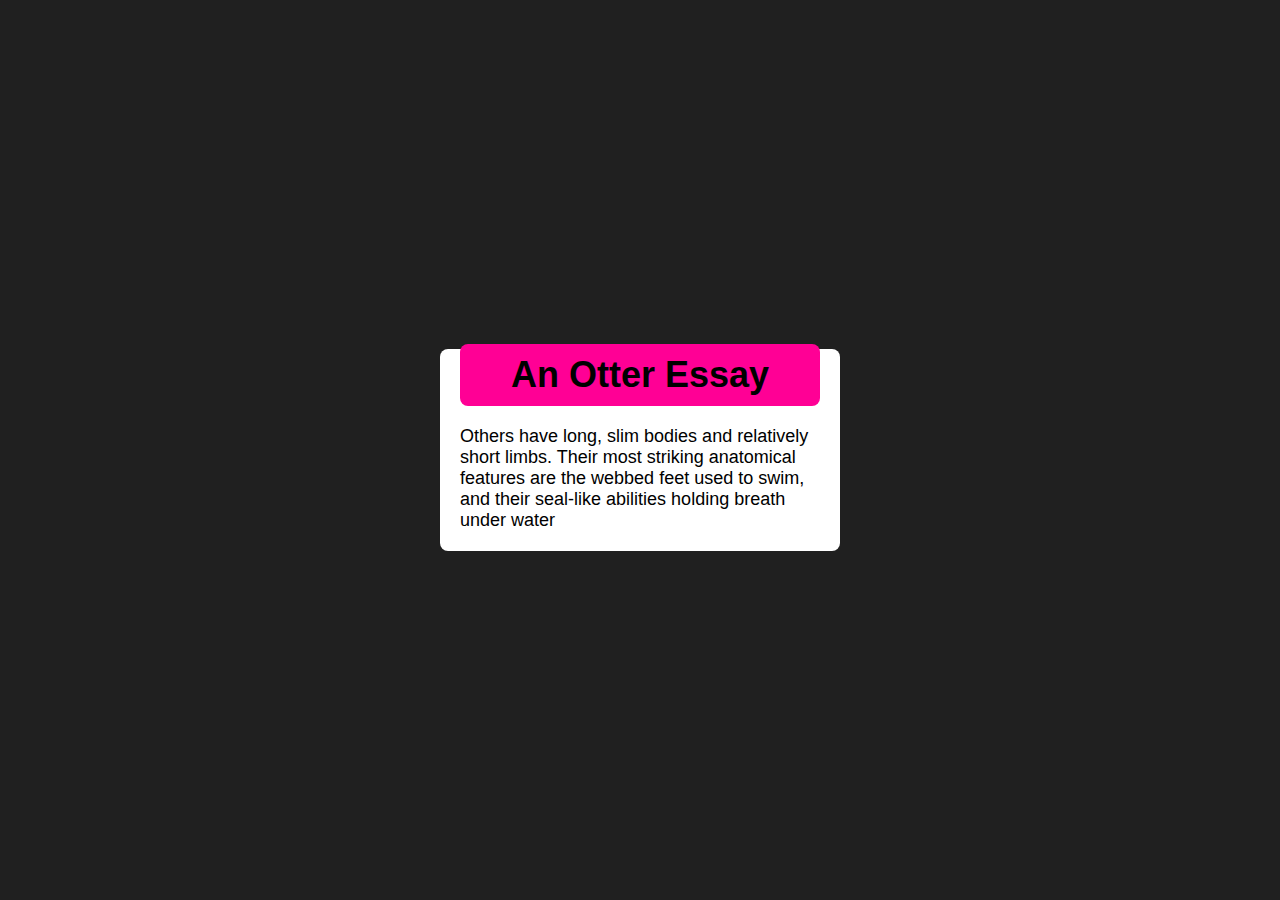
<file: assignment-1/index.html>
<!DOCTYPE html>
<html lang="en">
  <head>
    <meta charset="UTF-8" />
    <meta name="viewport" content="width=device-width, initial-scale=1.0" />
    <title>Assignment 1</title>
    <link rel="stylesheet" href="style.css" />
  </head>
  <body>
    <div class="container">
      <div class="container-heading">
        <h1>An Otter Essay</h1>
      </div>

      <div class="container-para">
        <p>
          Others have long, slim bodies and relatively short limbs. Their most
          striking anatomical features are the webbed feet used to swim, and
          their seal-like abilities holding breath under water
        </p>
      </div>
    </div>
  </body>
</html>
</file>
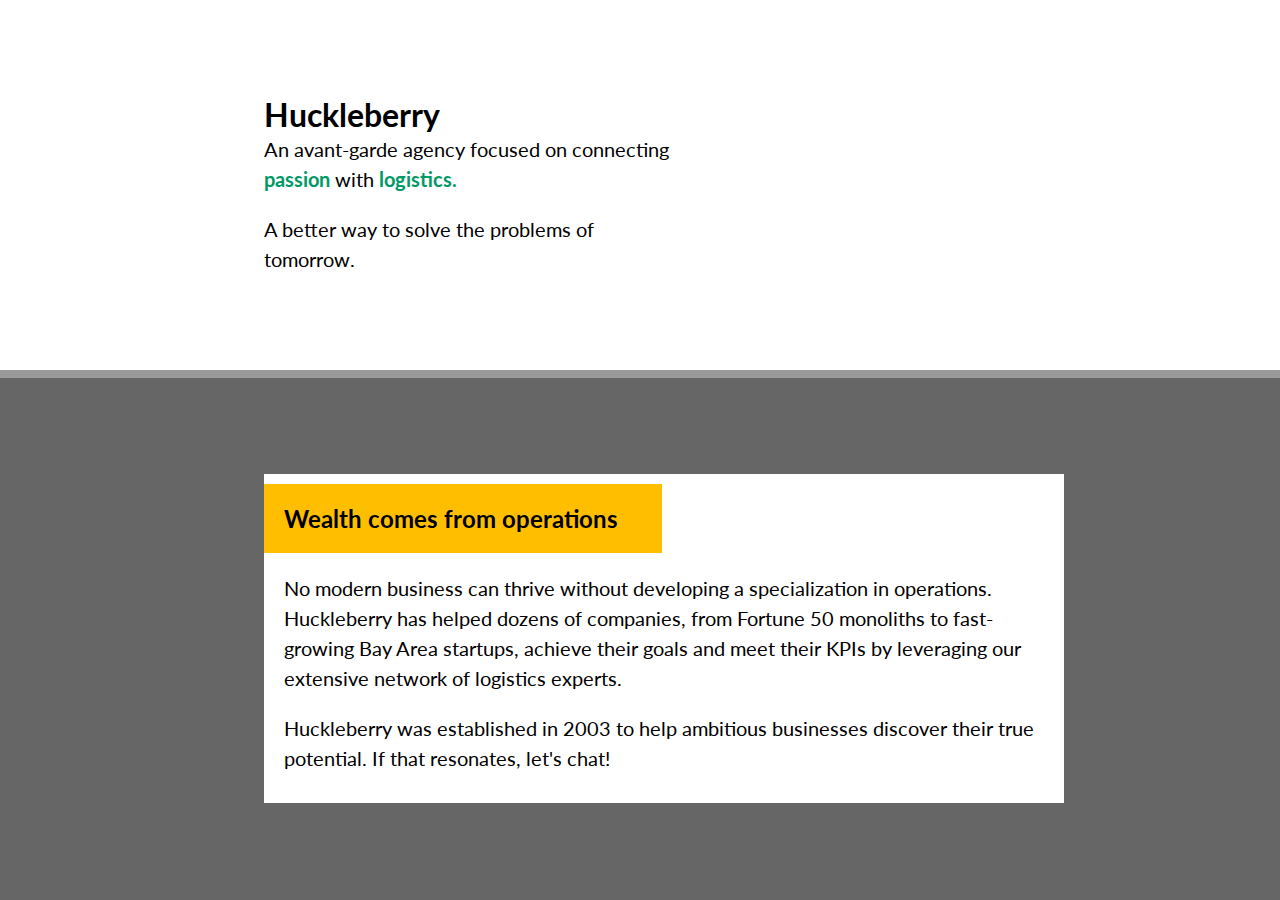
<file: assignment-2/index.html>
<!DOCTYPE html>
<html lang="en">
  <head>
    <meta charset="UTF-8" />
    <meta name="viewport" content="width=device-width, initial-scale=1.0" />
    <title>Assignment 2</title>
    <link rel="stylesheet" href="style.css" />
  </head>
  <body>
    <div class="container">
      <h1>Huckleberry</h1>
      <p>
        An avant-garde agency focused on connecting <span>passion</span> with
        <span>logistics.</span>
      </p>
      <p>A better way to solve the problems of tomorrow.</p>
    </div>

    <div class="operations">
      <div class="operations-container">
        <div class="heading">
          <h2>Wealth comes from operations</h2>
        </div>
        <div class="para">
          <p>
            No modern business can thrive without developing a specialization in
            operations. Huckleberry has helped dozens of companies, from Fortune
            50 monoliths to fast-growing Bay Area startups, achieve their goals
            and meet their KPIs by leveraging our extensive network of logistics
            experts.
          </p>
          <p>
            Huckleberry was established in 2003 to help ambitious businesses
            discover their true potential. If that resonates, let's chat!
          </p>
        </div>
      </div>
    </div>
  </body>
</html>
</file>
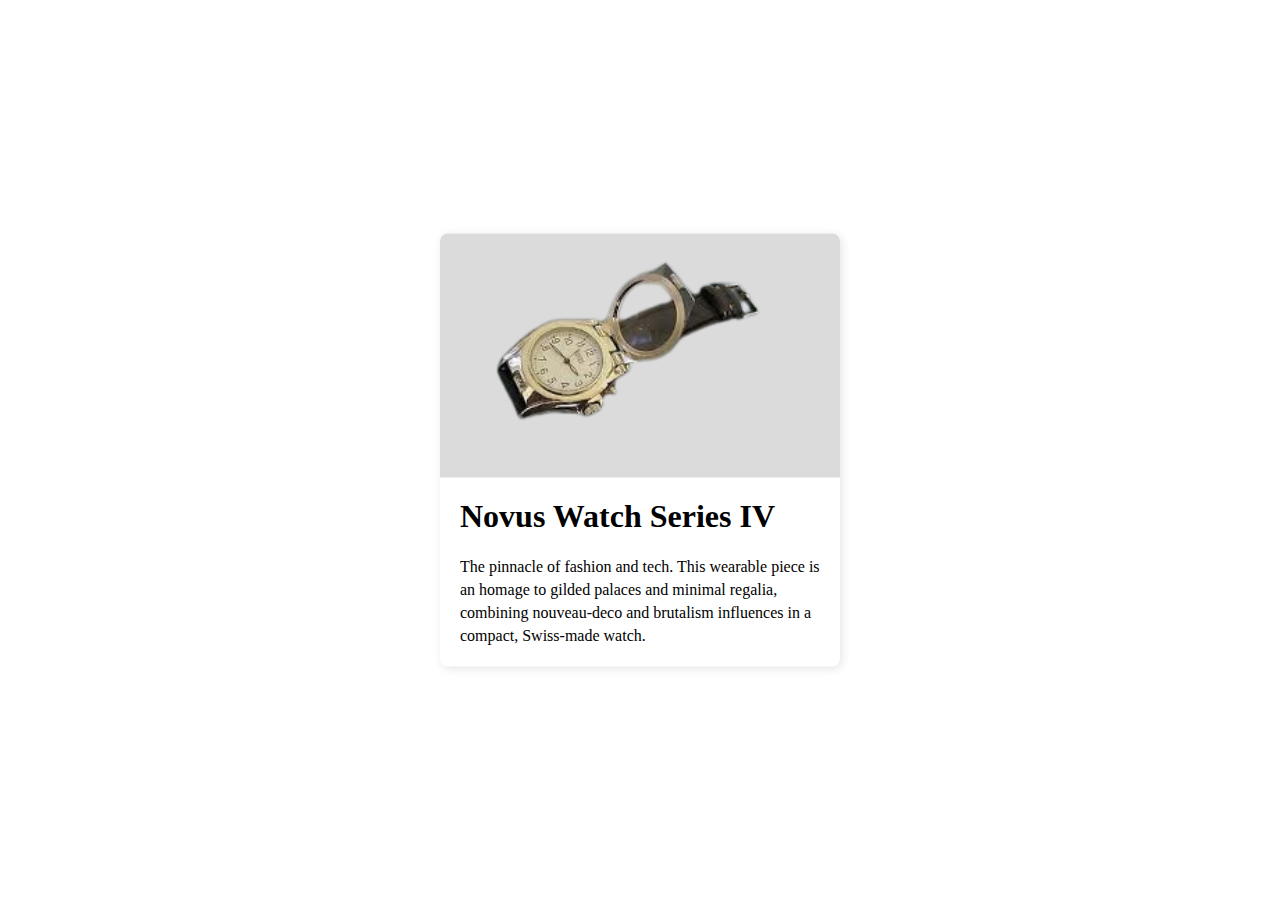
<file: assignment-3/index.html>
<!DOCTYPE html>
<html lang="en">
  <head>
    <meta charset="UTF-8" />
    <meta name="viewport" content="width=device-width, initial-scale=1.0" />
    <title>Assignment 3</title>
    <link rel="stylesheet" href="style.css" />
  </head>
  <body>
    <div class="container">
      <div class="image-container">
        <img src="./watch.png" alt="" />
      </div>
      <div class="">
        <h1>Novus Watch <span>Series IV</span></h1>
        <p>
          The pinnacle of fashion and tech. This wearable piece is an homage to
          gilded palaces and minimal regalia, combining nouveau-deco and
          brutalism influences in a compact, Swiss-made watch.
        </p>
      </div>
    </div>
  </body>
</html>
</file>
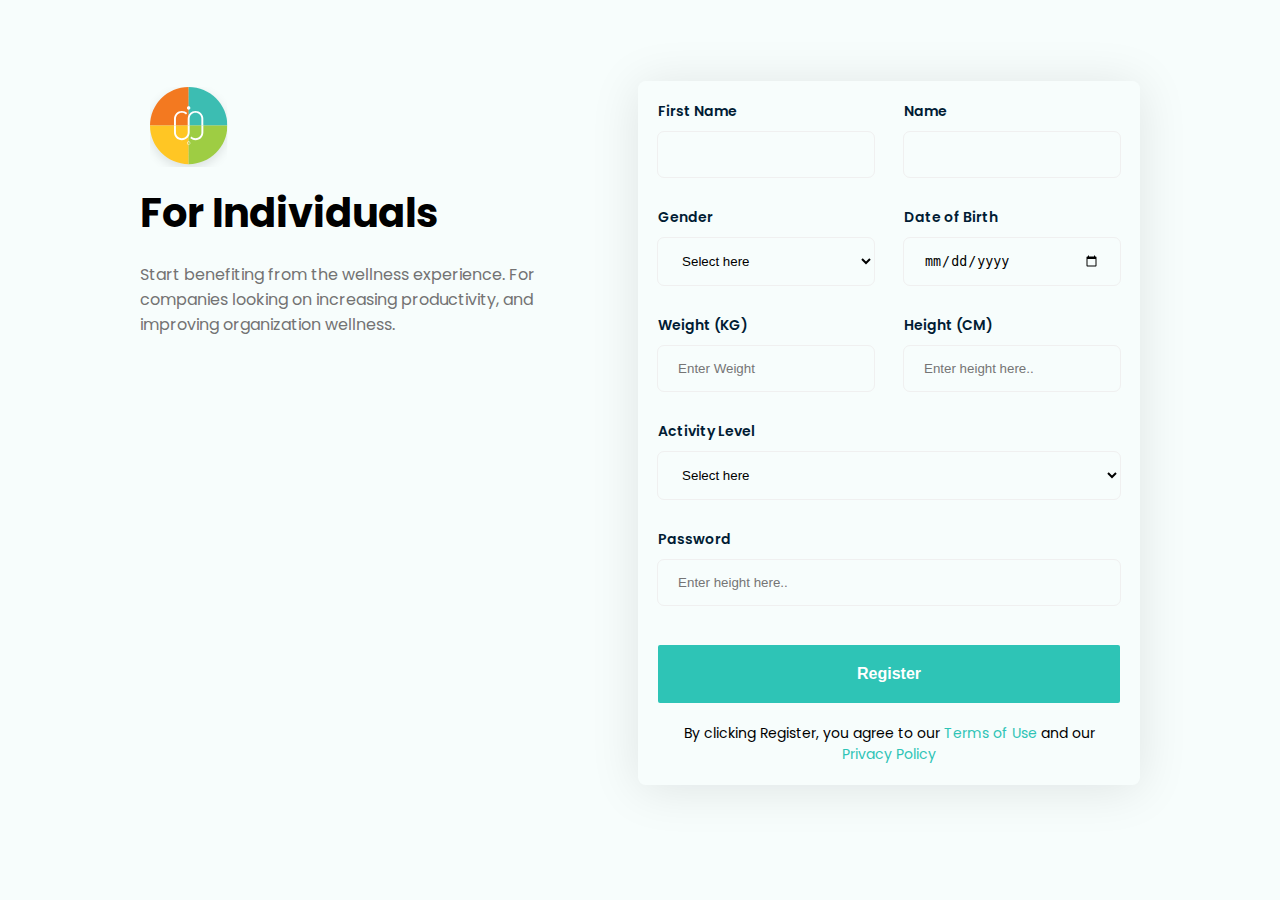
<file: assignment-4/index.html>
<!DOCTYPE html>
<html lang="en">
  <head>
    <meta charset="UTF-8" />
    <meta name="viewport" content="width=device-width, initial-scale=1.0" />
    <title>Assignment 4</title>
    <link rel="stylesheet" href="style.css" />
  </head>
  <body>
    <div class="container">
      <div class="container-left">
        <img src="./logo.svg" alt="" />
        <div class="">
          <h1>For Individuals</h1>
          <p>
            Start benefiting from the wellness experience. For companies looking
            on increasing productivity, and improving organization wellness.
          </p>
          <p class="hidden">
            Inspiring wholesome harmony for the mind, body and spirit, for
            everyone, everywhere.
          </p>
        </div>
      </div>
      <div class="container-right">
        <form class="form-container">
          <div class="row flex">
            <div class="input-container">
              <label for="first-name">First Name</label>
              <input type="text" id="first-name" name="first-name" />
            </div>
            <div class="input-container">
              <label for="last-name"> Name</label>
              <input type="text" id="last-name" name="last-name" />
            </div>
          </div>

          <div class="row">
            <div class="input-container">
              <label for="first-name">Gender</label>
              <select type="text" id="first-name" name="first-name">
                <option value="">Select here</option>
                <option value="Male">Male</option>
                <option value="Female">Female</option>
              </select>
            </div>
            <div class="input-container">
              <label for="dob">Date of Birth</label>
              <input type="date" id="dob" name="dob" />
            </div>
          </div>

          <div class="row flex">
            <div class="input-container">
              <label for="weight">Weight (KG)</label>
              <input
                type="number"
                id="weight"
                name="weight"
                placeholder="Enter Weight"
              />
            </div>
            <div class="input-container">
              <label for="weight">Height (CM)</label>
              <input
                type="number"
                id="weight"
                name="weight"
                placeholder="Enter height here.."
              />
            </div>
          </div>

          <div class="row">
            <div class="input-container">
              <label for="first-name">Activity Level</label>
              <select type="text" id="first-name" name="first-name">
                <option value="">Select here</option>
                <option value="Male">Beginner</option>
                <option value="Female">Intermediate</option>
                <option value="Female">Expert</option>
              </select>
            </div>
          </div>

          <div class="row">
            <div class="input-container">
              <label for="first-name">Password</label>
              <input
                type="password"
                id="weight"
                name="weight"
                placeholder="Enter height here.."
              />
            </div>
          </div>

          <button type="submit" class="cta">Register</button>
          <p class="form-footer">
            By clicking Register, you agree to our <span>Terms of Use</span> and
            our <span>Privacy Policy</span>
          </p>
        </form>

        <p class="form-footer-out hidden">
          By clicking Register, you agree to our <span>Terms of Use</span> and
          our <span>Privacy Policy</span>
        </p>
      </div>
    </div>
  </body>
</html>
</file>
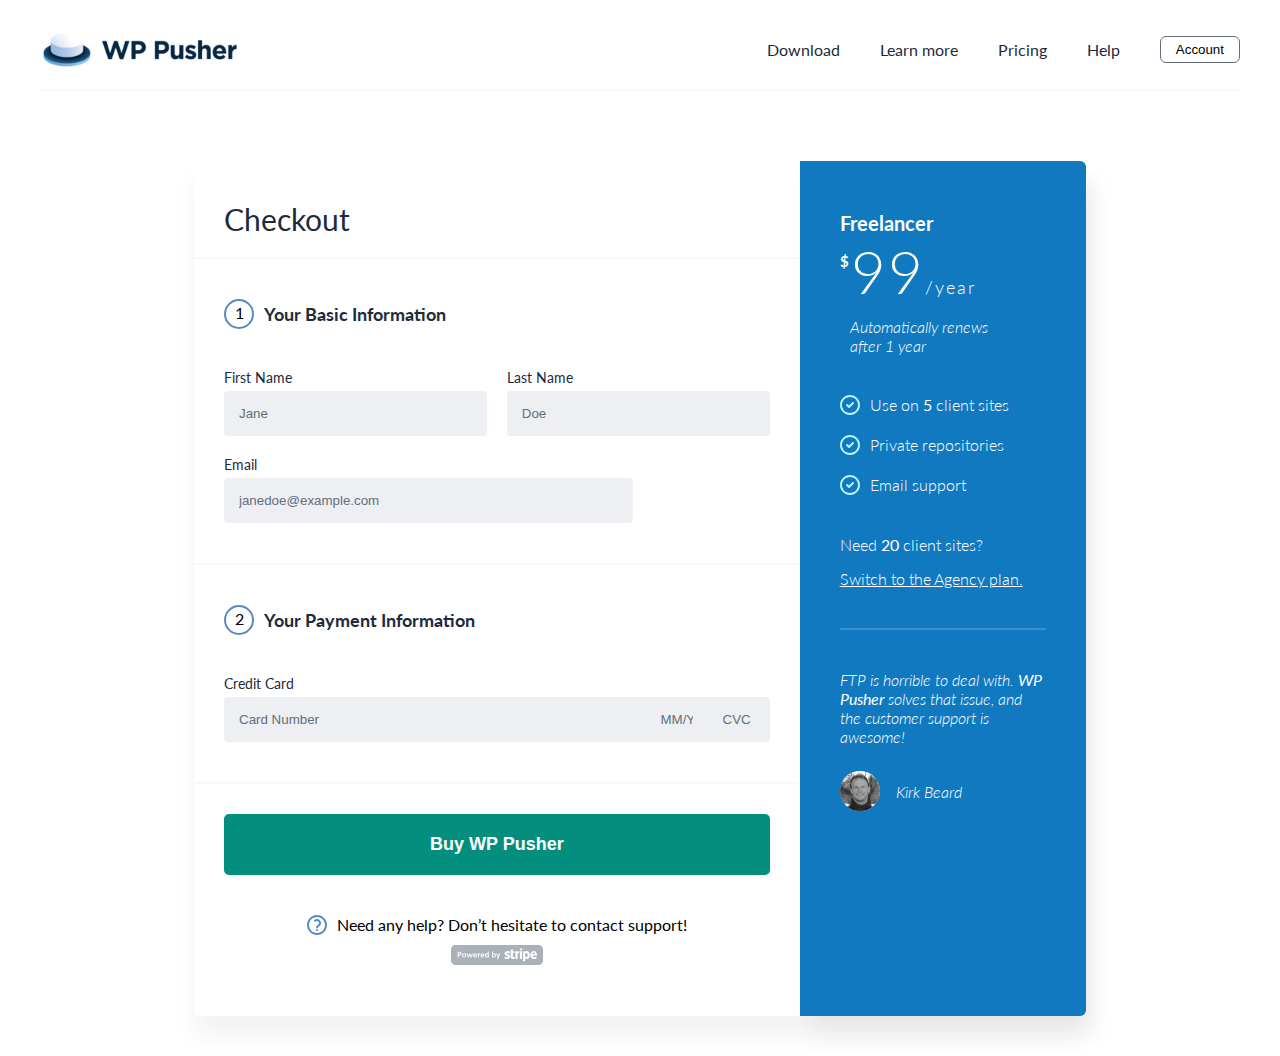
<file: assignment-5/index.html>
<!DOCTYPE html>
<html lang="en">
  <head>
    <meta charset="UTF-8" />
    <meta name="viewport" content="width=device-width, initial-scale=1.0" />
    <title>Assignment 5</title>
    <link rel="stylesheet" href="style.css" />
  </head>
  <body>
    <nav>
      <div class="nav-container">
        <img src="logo.svg" alt="" />
        <div class="nav-links">
          <a href="#">Download</a>
          <a href="#">Learn more</a>
          <a href="#">Pricing</a>
          <a href="#">Help</a>
          <button>Account</button>
        </div>
      </div>
      <hr />
    </nav>

    <div class="container">
      <div class="card-left">
        <div class="checkout">
          <h1>Checkout</h1>
        </div>
        <hr />

        <div class="information">
          <div class="information-heading">
            <div>
              <p>1</p>
            </div>
            <p class="information-heading__heading">Your Basic Information</p>
          </div>
        </div>

        <form action="" class="form-container">
          <div class="row">
            <div class="">
              <label for="first-name">First Name</label>
              <input
                type="text"
                placeholder="Jane"
                id="first-name"
                name="first-name"
              />
            </div>

            <div class="">
              <label for="last-name">Last Name</label>
              <input
                type="text"
                placeholder="Doe"
                id="last-name"
                name="first-name"
              />
            </div>
          </div>

          <div class="row">
            <div class="row--short">
              <label for="email">Email</label>
              <input
                type="text"
                placeholder="janedoe@example.com"
                id="email"
                name="first-name"
              />
            </div>
          </div>
        </form>
        <hr />

        <div class="information">
          <div class="information-heading">
            <div>
              <p>2</p>
            </div>
            <p class="information-heading__heading">Your Payment Information</p>
          </div>
        </div>

        <form action="" class="form-container">
          <div class="row">
            <div class="">
              <label for="first-name">Credit Card</label>
              <div class="row--flex">
                <input
                  type="text"
                  placeholder="Card Number"
                  id="first-name"
                  name="first-name"
                />
                <div class="row--flex__inner">
                  <input
                    type="text"
                    placeholder="MM/YY"
                    id="first-name"
                    name="first-name"
                  />
                  <input
                    type="text"
                    placeholder="CVC"
                    id="first-name"
                    name="first-name"
                  />
                </div>
              </div>
            </div>
          </div>
        </form>
        <hr />
        <div class="cta">
          <button>Buy WP Pusher</button>

          <div class="cta-footer">
            <div class="cta-text">
              <img src="question.svg" alt="" />
              <p>Need any help? Don’t hesitate to contact support!</p>
            </div>

            <div class="stripe">
              <img src="stripe.svg" alt="" />
            </div>
          </div>
        </div>
      </div>
      <div class="card-right">
        <p class="card-right__heading">Freelancer</p>
        <p class="card-right__price">
          <span><sup>$</sup></span
          >99<span>/year</span>
        </p>
        <p class="card-right__renewal">
          Automatically renews <br />after 1 year
        </p>

        <div class="list">
          <div class="">
            <img src="check.svg" alt="" />
            <p>Use on <b>5</b> client sites</p>
          </div>
          <div class="">
            <img src="check.svg" alt="" />
            <p>Private repositories</p>
          </div>
          <div class="">
            <img src="check.svg" alt="" />
            <p>Email support</p>
          </div>
        </div>

        <div class="support">
          <p>Need <strong>20</strong> client sites?</p>
          <a href="">Switch to the Agency plan.</a>
        </div>
        <hr />

        <div class="quotes">
          <p>
            FTP is horrible to deal with. <strong>WP Pusher</strong> solves that
            issue, and the customer support is awesome!
          </p>
          <div class="">
            <img src="kirk.svg" alt="" />
            <p>Kirk Beard</p>
          </div>
        </div>
      </div>
    </div>
  </body>
</html>
</file>
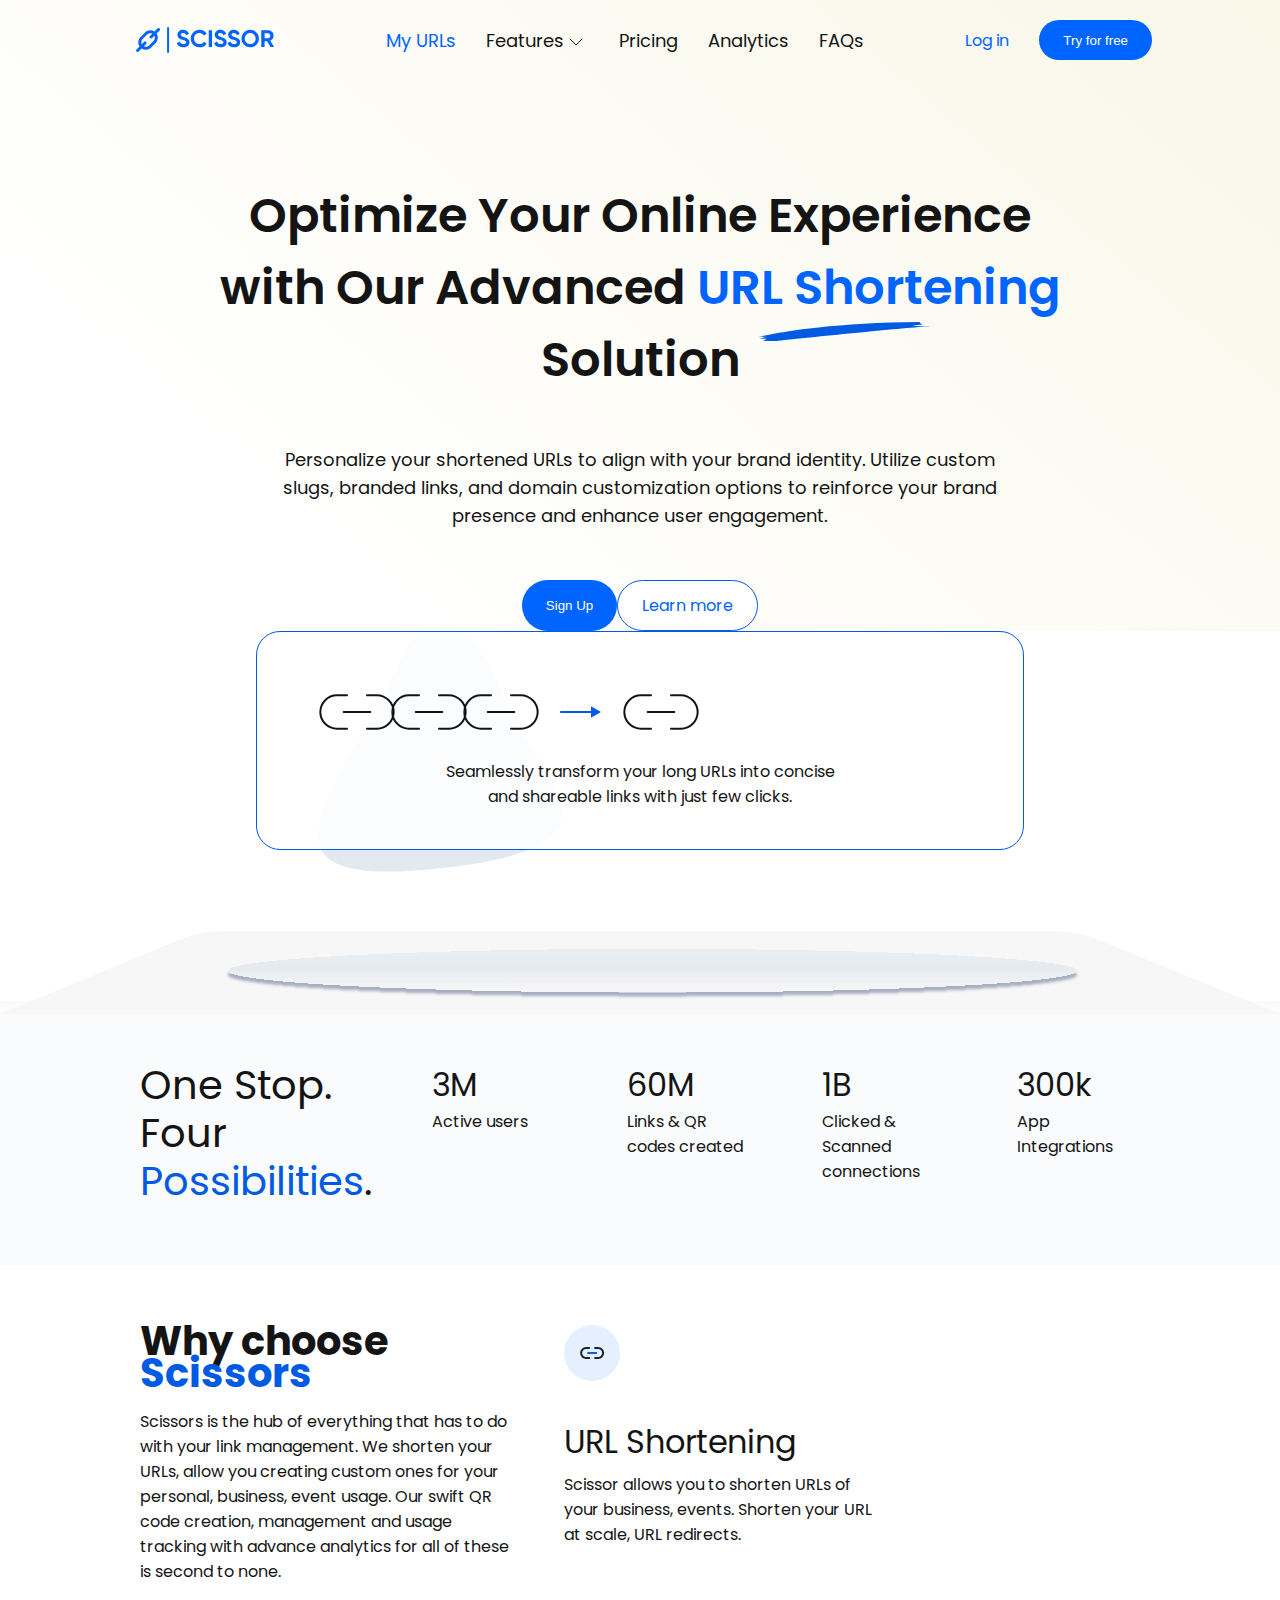
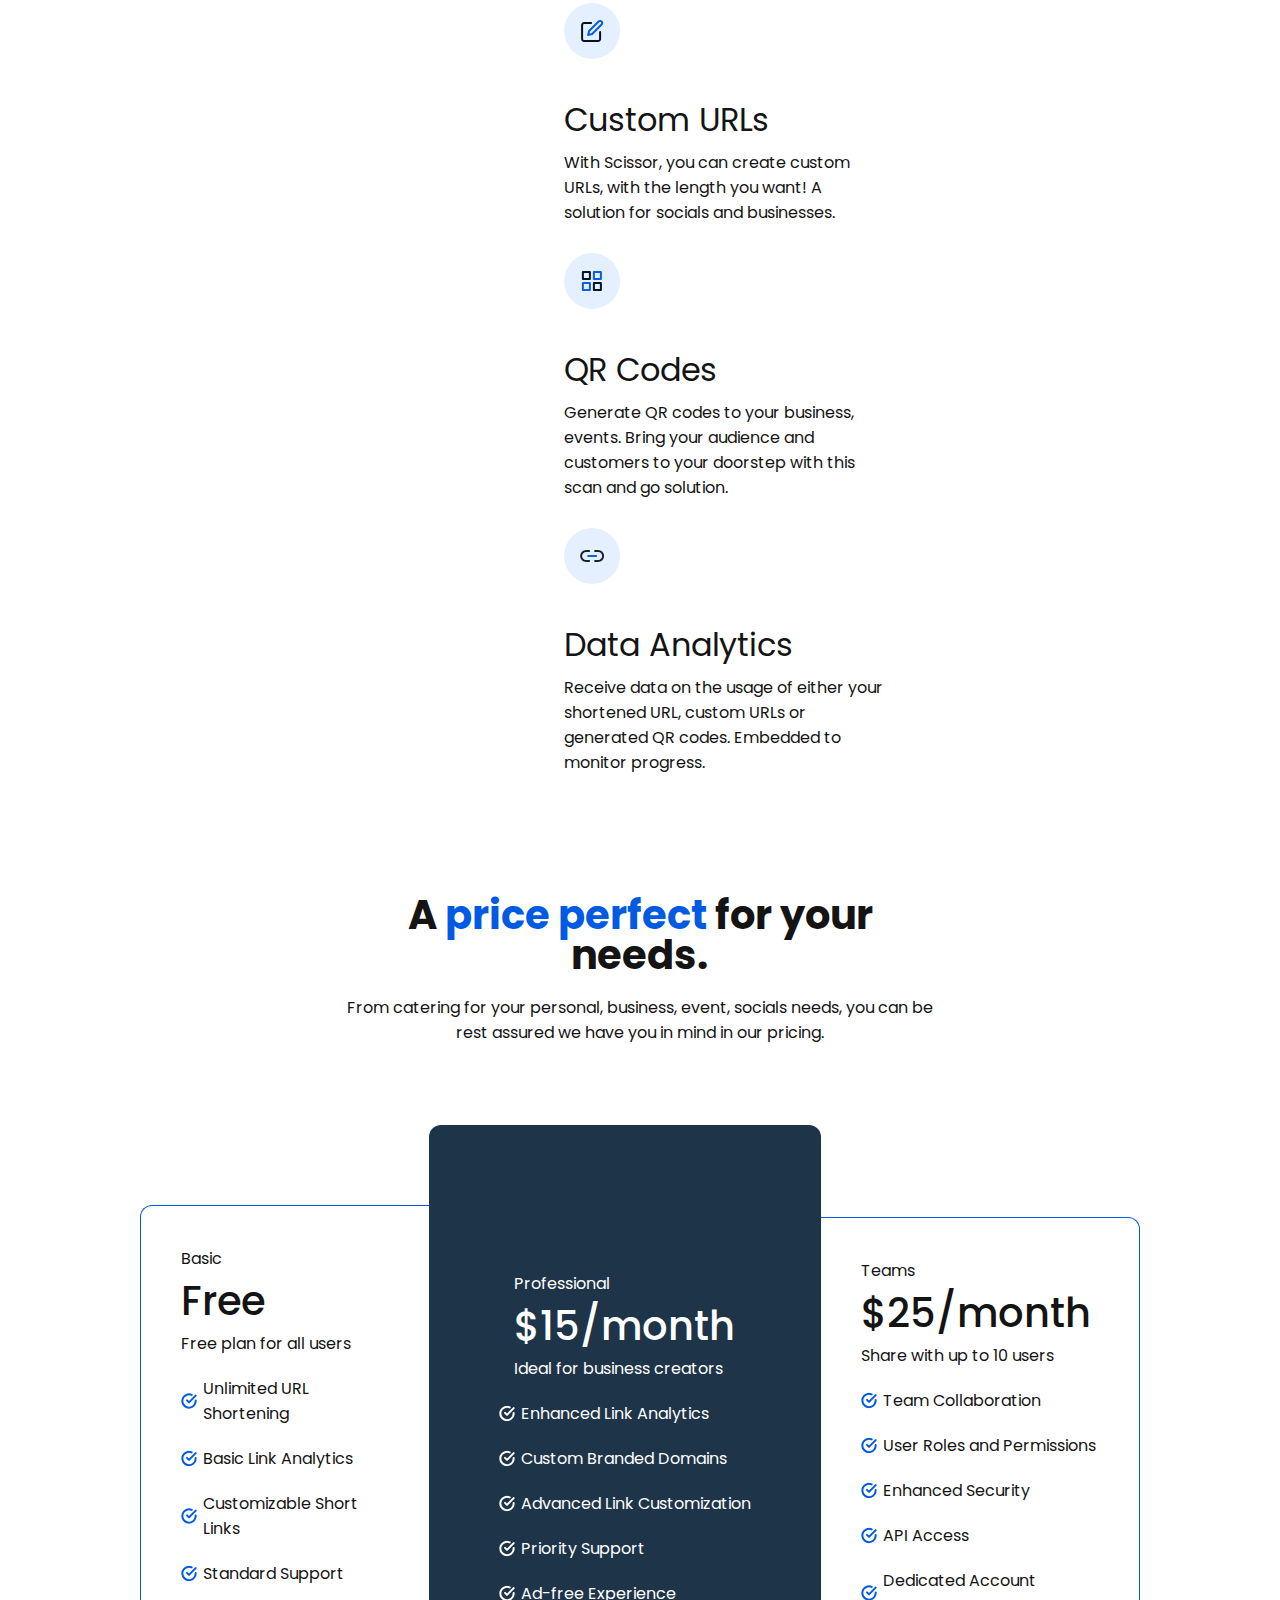
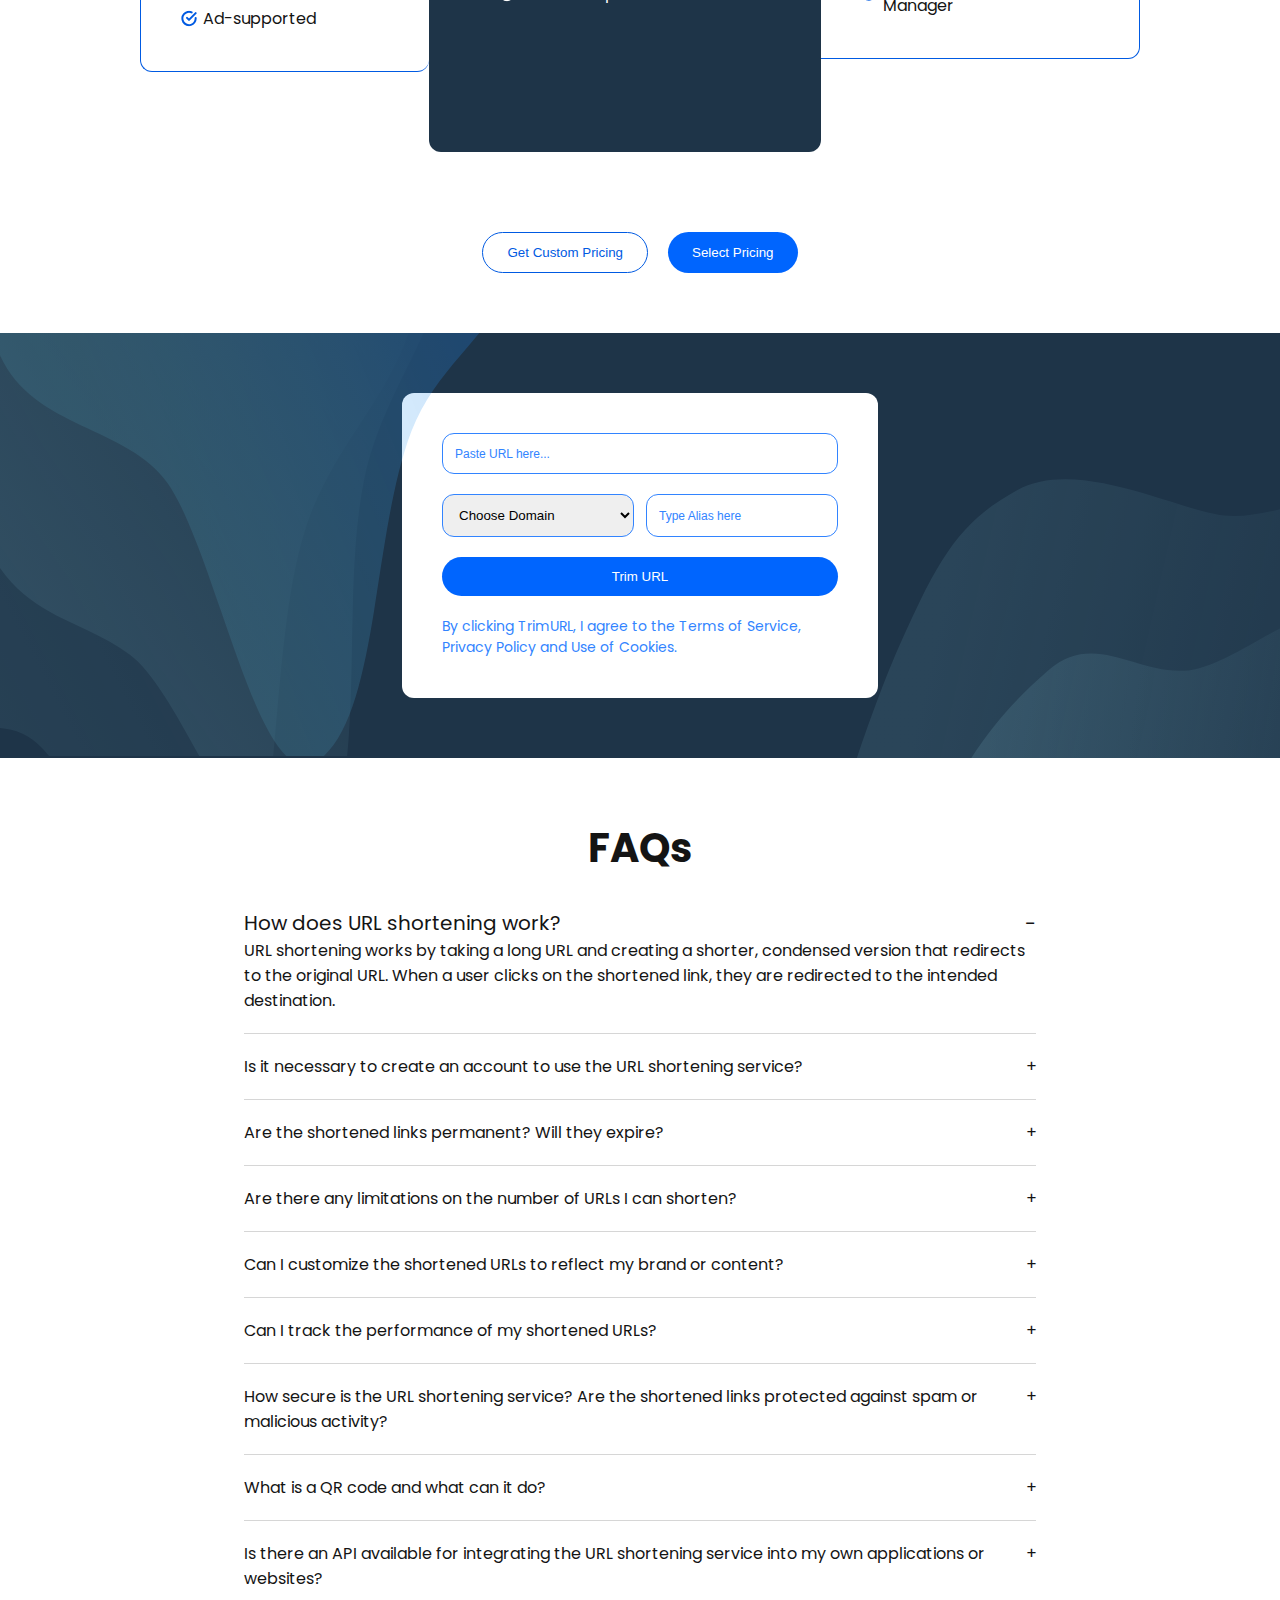
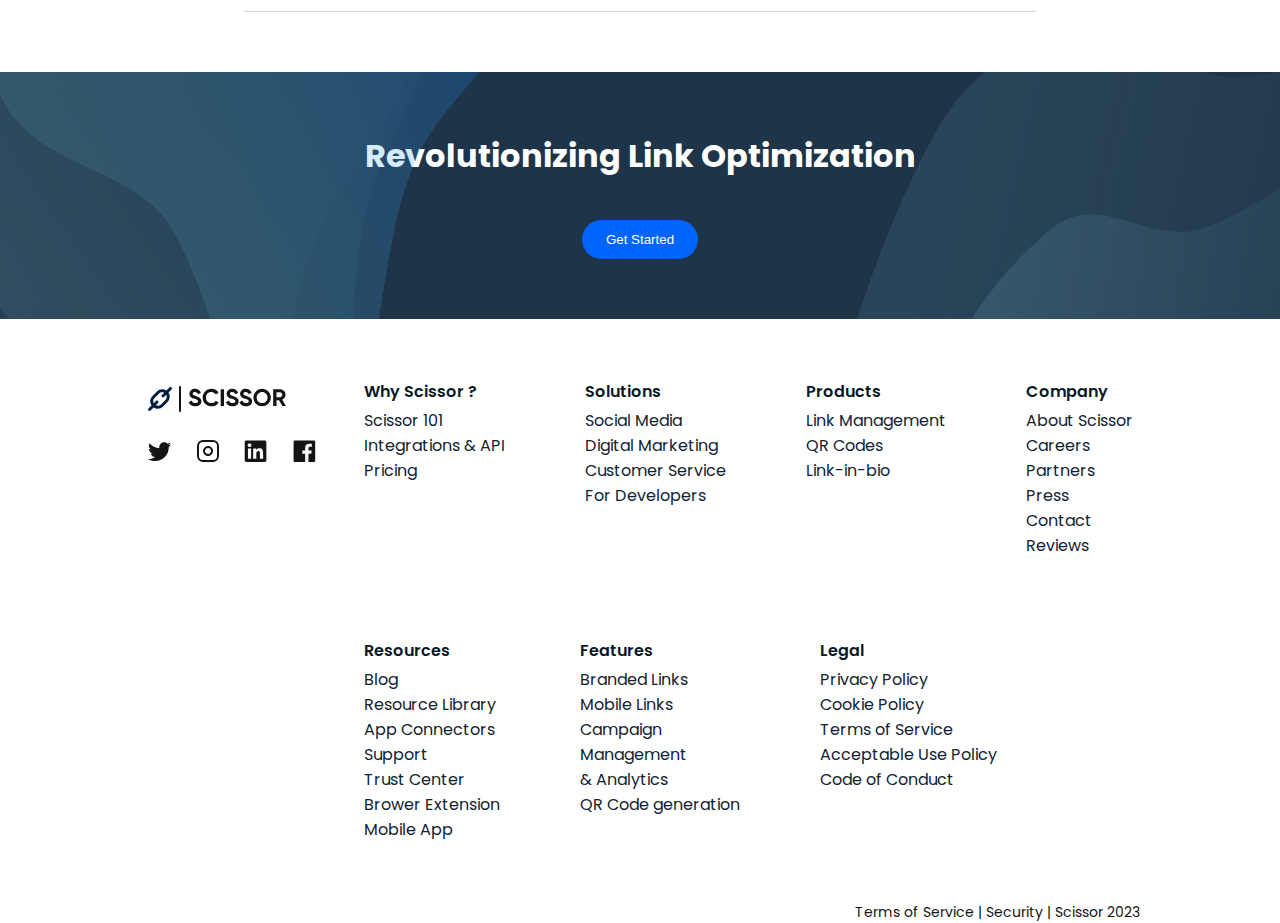
<file: assignment-6/index.html>
<!DOCTYPE html>
<html lang="en">
  <head>
    <meta charset="UTF-8" />
    <meta name="viewport" content="width=device-width, initial-scale=1.0" />
    <title>Assignment-6</title>
    <link rel="stylesheet" href="style.css" />
  </head>
  <body>
    <header class="header">
      <nav>
        <img src="./images/logo.svg" alt="" />
        <div class="link-container">
          <a href="#" class="active">My URLs</a>
          <div class="">
            <a href="#">Features</a>
            <img src="./images/chevron-down.svg" alt="" />
          </div>
          <a href="#">Pricing</a>
          <a href="#">Analytics</a>
          <a href="#">FAQs</a>
        </div>
        <div class="nav-cta">
          <a href="#">Log in</a>
          <button class="btn btn--primary">Try for free</button>
        </div>
      </nav>

      <div class="section-header">
        <h1>
          Optimize Your Online Experience with Our Advanced
          <span> URL Shortening </span>
          Solution
        </h1>

        <p>
          Personalize your shortened URLs to align with your brand identity.
          Utilize custom slugs, branded links, and domain customization options
          to reinforce your brand presence and enhance user engagement.
        </p>
      </div>

      <div class="section-cta">
        <button class="btn btn--primary">Sign Up</button>
        <a href="#" class="btn btn--secondary">Learn more</a>
      </div>
    </header>

    <section class="section-link">
      <div>
        <img src="./images/link-illus.svg" alt="" />
        <p>
          Seamlessly transform your long URLs into concise and shareable links
          with just few clicks.
        </p>
        <img src="./images/triangle.svg" alt="" />
      </div>
    </section>

    <section class="divider">
      <img src="./images/section-divider.svg" class="object-cover" alt="" />
    </section>

    <div class="section-possibilities">
      <p class="section-possibilities__heading">
        One Stop.<br />Four <span>Possibilities</span>.
      </p>

      <div class="section-poss-cont">
        <div class="section-metrics">
          <p>3M</p>
          <p>Active users</p>
        </div>
        <div class="section-metrics">
          <p>60M</p>
          <p>Links & QR codes created</p>
        </div>
        <div class="section-metrics">
          <p>1B</p>
          <p>Clicked & Scanned connections</p>
        </div>
        <div class="section-metrics">
          <p>300k</p>
          <p>App Integrations</p>
        </div>
      </div>
    </div>

    <section class="why">
      <div class="why-left">
        <div>
          <h1 class="why-left__heading">Why choose <span>Scissors</span></h1>
          <p>
            Scissors is the hub of everything that has to do with your link
            management. We shorten your URLs, allow you creating custom ones for
            your personal, business, event usage. Our swift QR code creation,
            management and usage tracking with advance analytics for all of
            these is second to none.
          </p>
        </div>
      </div>
      <div class="why-right">
        <div class="why-container">
          <img src="./images/link.svg" alt="" />
          <p class="why-container__heading">URL Shortening</p>
          <p>
            Scissor allows you to shorten URLs of your business, events. Shorten
            your URL at scale, URL redirects.
          </p>
        </div>

        <div class="why-container">
          <img src="./images/url.svg" alt="" />
          <p class="why-container__heading">Custom URLs</p>
          <p>
            With Scissor, you can create custom URLs, with the length you want!
            A solution for socials and businesses.
          </p>
        </div>

        <div class="why-container">
          <img src="./images/qr.svg" alt="" />
          <p class="why-container__heading">QR Codes</p>
          <p>
            Generate QR codes to your business, events. Bring your audience and
            customers to your doorstep with this scan and go solution.
          </p>
        </div>

        <div class="why-container">
          <img src="./images/link.svg" alt="" />
          <p class="why-container__heading">Data Analytics</p>
          <p>
            Receive data on the usage of either your shortened URL, custom URLs
            or generated QR codes. Embedded to monitor progress.
          </p>
        </div>
      </div>
    </section>

    <section class="section-price">
      <div class="section-price-heading">
        <h1 class="section-price__heading">
          A <span>price perfect</span> for your needs.
        </h1>
        <p>
          From catering for your personal, business, event, socials needs, you
          can be rest assured we have you in mind in our pricing.
        </p>
      </div>

      <div class="pricing-card-container">
        <div class="pricing-card--first">
          <div class="pricing-card__header">
            <p class="pricing-card__heading">Basic</p>
            <p class="pricing-card__price">Free</p>
            <p class="pricing-card__description">Free plan for all users</p>
          </div>

          <div class="pricing-features">
            <div class="">
              <img src="./images/check-circle.svg" alt="" />
              <p>Unlimited URL Shortening</p>
            </div>
            <div class="">
              <img src="./images/check-circle.svg" alt="" />
              <p>Basic Link Analytics</p>
            </div>
            <div class="">
              <img src="./images/check-circle.svg" alt="" />
              <p>Customizable Short Links</p>
            </div>
            <div class="">
              <img src="./images/check-circle.svg" alt="" />
              <p>Standard Support</p>
            </div>
            <div class="">
              <img src="./images/check-circle.svg" alt="" />
              <p>Ad-supported</p>
            </div>
          </div>
        </div>
        <div class="pricing-card--middle">
          <div class="pricing-card__header">
            <p class="pricing-card__heading">Professional</p>
            <p class="pricing-card__price">$15/month</p>
            <p class="pricing-card__description">Ideal for business creators</p>
          </div>

          <div class="pricing-features">
            <div class="">
              <img src="./images/check-circle-1.svg" alt="" />
              <p>Enhanced Link Analytics</p>
            </div>
            <div class="">
              <img src="./images/check-circle-1.svg" alt="" />
              <p>Custom Branded Domains</p>
            </div>
            <div class="">
              <img src="./images/check-circle-1.svg" alt="" />
              <p>Advanced Link Customization</p>
            </div>
            <div class="">
              <img src="./images/check-circle-1.svg" alt="" />
              <p>Priority Support</p>
            </div>
            <div class="">
              <img src="./images/check-circle-1.svg" alt="" />
              <p>Ad-free Experience</p>
            </div>
          </div>
        </div>
        <div class="pricing-card--third">
          <div class="pricing-card__header">
            <p class="pricing-card__heading">Teams</p>
            <p class="pricing-card__price">$25/month</p>
            <p class="pricing-card__description">Share with up to 10 users</p>
          </div>

          <div class="pricing-features">
            <div class="">
              <img src="./images/check-circle.svg" alt="" />
              <p>Team Collaboration</p>
            </div>
            <div class="">
              <img src="./images/check-circle.svg" alt="" />
              <p>User Roles and Permissions</p>
            </div>
            <div class="">
              <img src="./images/check-circle.svg" alt="" />
              <p>Enhanced Security</p>
            </div>
            <div class="">
              <img src="./images/check-circle.svg" alt="" />
              <p>API Access</p>
            </div>
            <div class="">
              <img src="./images/check-circle.svg" alt="" />
              <p>Dedicated Account Manager</p>
            </div>
          </div>
        </div>
      </div>

      <div class="section-price-cta">
        <button class="btn btn--secondary">Get Custom Pricing</button>

        <button class="btn btn--primary">Select Pricing</button>
      </div>
    </section>

    <section class="section-try">
      <img src="./images/rty-1.svg" alt="" />
      <img src="./images/try-2.svg" alt="" />

      <div class="section-try-container">
        <div class="input-container">
          <input type="text" placeholder="Paste URL here..." />
        </div>

        <div class="input-container">
          <select type="text" placeholder="Paste URL here...">
            <option value="">Choose Domain</option>
          </select>
          <input type="text" placeholder="Type Alias here" />
        </div>

        <div>
          <button class="btn btn--primary">Trim URL</button>
        </div>

        <p>
          By clicking TrimURL, I agree to the Terms of Service, Privacy Policy
          and Use of Cookies.
        </p>
      </div>
    </section>

    <section class="section-faq">
      <h1 class="section-faq__heading">FAQs</h1>

      <div class="faq-container">
        <div class="first-faq">
          <div class="">
            <p>How does URL shortening work?</p>
            <p>-</p>
          </div>
          <p>
            URL shortening works by taking a long URL and creating a shorter,
            condensed version that redirects to the original URL. When a user
            clicks on the shortened link, they are redirected to the intended
            destination.
          </p>
        </div>

        <div class="second-faq">
          <div class="">
            <p>
              Is it necessary to create an account to use the URL shortening
              service?
            </p>
            <p>+</p>
          </div>
        </div>
        <div class="second-faq">
          <div class="">
            <p>Are the shortened links permanent? Will they expire?</p>
            <p>+</p>
          </div>
        </div>
        <div class="second-faq">
          <div class="">
            <p>
              Are there any limitations on the number of URLs I can shorten?
            </p>
            <p>+</p>
          </div>
        </div>
        <div class="second-faq">
          <div class="">
            <p>
              Can I customize the shortened URLs to reflect my brand or content?
            </p>
            <p>+</p>
          </div>
        </div>
        <div class="second-faq">
          <div class="">
            <p>Can I track the performance of my shortened URLs?</p>
            <p>+</p>
          </div>
        </div>
        <div class="second-faq">
          <div class="">
            <p>
              How secure is the URL shortening service? Are the shortened links
              protected against spam or malicious activity?
            </p>
            <p>+</p>
          </div>
        </div>
        <div class="second-faq">
          <div class="">
            <p>What is a QR code and what can it do?</p>
            <p>+</p>
          </div>
        </div>
        <div class="second-faq">
          <div class="">
            <p>
              Is there an API available for integrating the URL shortening
              service into my own applications or websites?
            </p>
            <p>+</p>
          </div>
        </div>
      </div>
    </section>

    <section class="section-try">
      <img src="./images/rty-1.svg" alt="" />
      <img src="./images/try-2.svg" alt="" />

      <h1 class>Revolutionizing Link Optimization</h1>

      <div class="section-try-cta">
        <button class="btn btn--primary">Get Started</button>
      </div>
    </section>

    <footer class="footer">
      <div class="logo-n-socials">
        <img src="./images/logo-dark.svg" alt="" />
        <img src="./images/socials.svg" alt="" />
      </div>

      <div class="footer-right">
        <div class="footer-right-section">
          <p class="footer-right__heading">Why Scissor ?</p>
          <div class="footer-right__sub">
            <p>Scissor 101</p>
            <p>Integrations & API</p>
            <p>Pricing</p>
          </div>
        </div>

        <div class="footer-right-section">
          <p class="footer-right__heading">Solutions</p>
          <div class="footer-right__sub">
            <p>Social Media</p>
            <p>Digital Marketing</p>
            <p>Customer Service</p>
            <p>For Developers</p>
          </div>
        </div>

        <div class="footer-right-section">
          <p class="footer-right__heading">Products</p>
          <div class="footer-right__sub">
            <p>Link Management</p>
            <p>QR Codes</p>
            <p>Link-in-bio</p>
          </div>
        </div>

        <div class="footer-right-section">
          <p class="footer-right__heading">Company</p>
          <div class="footer-right__sub">
            <p>About Scissor</p>
            <p>Careers</p>
            <p>Partners</p>
            <p>Press</p>
            <p>Contact</p>
            <p>Reviews</p>
          </div>
        </div>

        <div class="footer-right-section">
          <p class="footer-right__heading">Resources</p>
          <div class="footer-right__sub">
            <p>Blog</p>
            <p>Resource Library</p>
            <p>App Connectors</p>
            <p>Support</p>
            <p>Trust Center</p>
            <p>Brower Extension</p>
            <p>Mobile App</p>
          </div>
        </div>

        <div class="footer-right-section">
          <p class="footer-right__heading">Features</p>
          <div class="footer-right__sub">
            <p>Branded Links</p>
            <p>Mobile Links</p>
            <p>Campaign</p>
            <p>Management <br />& Analytics</p>
            <p>QR Code generation</p>
          </div>
        </div>

        <div class="footer-right-section">
          <p class="footer-right__heading">Legal</p>
          <div class="footer-right__sub">
            <p>Privacy Policy</p>
            <p>Cookie Policy</p>
            <p>Terms of Service</p>
            <p>Acceptable Use Policy</p>
            <p>Code of Conduct</p>
          </div>
        </div>
      </div>
    </footer>
    <div class="footer-note">Terms of Service | Security | Scissor 2023</div>
  </body>
</html>
</file>
<file: assignment-1/style.css>
*,
*::after,
*::before {
  box-sizing: border-box;
  margin: 0;
  padding: 0;
}

html {
  font-size: 62.5%;
}

body {
  background-color: #202020;
  font-family: Arial, sans-serif;
  width: 100%;
  min-height: 100vh;
  position: relative;
  font-size: 1.6rem;
}

.container {
  position: absolute;
  width: 400px;
  padding: 20px;
  border-radius: 8px;
  background-color: #fff;
  top: 50%;
  left: 50%;
  transform: translate(-50%, -50%);
  font-size: 1.8rem;
}

.container-heading {
  text-align: center;
  padding: 10px 0;
  background-color: #ff0095;
  border-radius: 8px;
  margin-top: -25px;
}

.container-para {
  margin-top: 20px;
}
</file>
<file: assignment-2/style.css>
@import url('https://fonts.googleapis.com/css2?family=Lato:wght@400;700&display=swap');

*,
*::after,
*::before {
  box-sizing: border-box;
  margin: 0;
  padding: 0;
}

html {
  font-size: 62.5%;
}

body {
  font-family: 'Lato', serif;
  width: 100%;
  min-height: 100vh;
  position: relative;
  font-size: 1.6rem;
  background-color: #666;
}

.container {
  border-bottom: 8px solid #999;
  padding: 96px 264px;
  background-color: #fff;
}

.container h1 {
  font-size: 3.2rem;
  line-height: 3.84rem;
  font-weight: 700px;
}

.container p {
  line-height: 3rem;
  width: 41.5rem;
  font-size: 2rem;
}

.container p:not(:last-of-type) {
  margin-bottom: 20px;
}

.container p span {
  color: #009966;
  font-weight: 700;
}

.container-footer {
  padding: 96px 264px;

  background-color: #666;
}

.operations {
  background-color: #666;
  padding: 96px 264px;
}

.operations-container {
  width: 800px;
  background-color: #fff;
  padding: 10px 0;
}

.operations-container .heading {
  width: 398px;
  padding: 20px;
  background-color: #ffbf00;
  /* font-size: 24px; */
  font-weight: 700;
}

.operations-container .para {
  padding: 20px;
  line-height: 30px;
  font-size: 20px;
}

.operations-container .para p:not(:last-of-type) {
  margin-bottom: 20px;
}

@media screen and (max-width: 960px) {
  .container {
    padding: 20px 20px;
  }
  .container p {
    width: 100%;
  }

  .operations {
    padding: 60px 0px;
  }

  .operations-container {
    width: 100%;
  }

  .operations-container .heading {
    width: 100%;
  }
}
</file>
<file: assignment-3/style.css>
@import url('https://fonts.googleapis.com/css2?family=Lato:wght@400;700&display=swap');

*,
*::after,
*::before {
  box-sizing: border-box;
  margin: 0;
  padding: 0;
}

html {
  font-size: 62.5%;
}

body {
  font-family: serif;
  width: 100%;
  min-height: 100vh;
  position: relative;
  font-size: 1.6rem;
}

.container {
  /* background-color: red; */
  position: absolute;
  top: 50%;
  left: 50%;
  transform: translate(-50%, -50%);
  width: 400px;
  border-radius: 8px;
  box-shadow: 2px 2px 10px rgba(0, 0, 0, 0.1);
}

.image-container {
  background-color: #dbdbdb;
  border-radius: 8px 8px 0 0;
}

.container img {
  width: 100%;
  border-radius: 8px 8px 0 0;
  object-fit: cover;
  height: 200px;
}

.container div {
  padding: 20px;
}

h1 {
  margin-bottom: 20px;
}

p {
  line-height: 2.3rem;
}
</file>
<file: assignment-4/style.css>
@import url('https://fonts.googleapis.com/css2?family=Poppins:wght@400;500;600&display=swap');

*,
*::after,
*::before {
  box-sizing: border-box;
  margin: 0;
  padding: 0;
}

html {
  font-size: 62.5%;
}

body {
  font-family: 'Poppins', serif;
  width: 100%;
  background-color: #f7fdfc;

  font-size: 1.6rem;
}

.container {
  padding: 8.1rem 14rem;
  display: flex;
  gap: 100px;
}

.container-left {
  flex-basis: 460px;
}

.container-left div {
}

.container-left h1 {
  font-size: 40px;
  line-height: 5rem;
}

.container-left p {
  color: #737373;
  margin-top: 24px;
}

.container-right {
  flex-basis: 580px;
}

.form-container {
  border-radius: 8px;
  padding: 20px;
  box-shadow: 0 4px 50px #0408131a;
}

.input-container {
  width: 100%;
}

.row {
  display: flex;
  gap: 30px;
}

.row:not(:last-of-type) {
  margin-bottom: 30px;
}

.cta {
  border-radius: 2px;
  width: 100%;
  background-color: #2ec4b6;
  padding: 20px 0;
  border: 0;
  font-size: 16px;
  color: #fff;
  font-weight: 600;
  margin-top: 40px;
}

.form-footer {
  text-align: center;
  margin-top: 20px;
  font-size: 14px;
}

.form-footer span {
  font-weight: font-medium;
  color: #2ec4b6;
}

/* Utilities */
.flex {
  display: flex;
}

.hidden {
  display: none;
}
/* elements */
label {
  font-size: 1.4rem;
  display: block;
  color: #011c34;
  font-weight: 600;
  margin-bottom: 10px;
}

input {
  display: block;
  width: 100%;
  padding: 15px 20px;
  border: none;
  outline: 1px solid #f0f0f0;
  background-color: transparent;
  border-radius: 6px;
  transition: all 0.1s ease-in-out;
}

select {
  display: block;
  width: 100%;
  padding: 15px 20px;
  border: none;
  outline: 1px solid #f0f0f0;
  background-color: transparent;
  border-radius: 6px;
  transition: all 0.1s ease-in-out;
}

select:focus {
  outline: 1px solid #2ec4b6;
  box-shadow: 0 10px 40px #0000001a;
}

@media screen and (max-width: 960px) {
  .container {
    flex-direction: column;
    padding: 8.1rem 20px;
    gap: 40px;
  }
  .container-left {
    flex-basis: auto;
  }
  .container-left h1 {
    font-size: 30px;
    align-items: self-start;
  }
  .container-left p:first-of-type {
    color: #737373;
    margin-top: 0;
    display: none;
  }
  .container-left p:last-of-type {
    color: #737373;
    margin-top: 0;
    display: block;
  }

  .row {
    display: block;
  }
  .input-container:not(:last-of-type) {
    margin-bottom: 30px;
  }

  .form-footer {
    display: none;
  }

  .form-footer-out {
    display: block;
    text-align: center;
    margin-top: 20px;
    font-size: 14px;
  }
  .form-footer-out span {
    font-weight: font-medium;
    color: #2ec4b6;
  }
}
</file>
<file: assignment-5/style.css>
@import url('https://fonts.googleapis.com/css2?family=Lato:ital,wght@0,300;0,400;0,700;1,300;1,400&display=swap');

*,
*::after,
*::before {
  box-sizing: border-box;
  margin: 0;
  padding: 0;
}

html {
  font-size: 62.5%;
}

body {
  font-family: 'Lato', serif;
  font-size: 1.6rem;
}

nav {
  padding: 30px 40px;
  /* display: flex; */
  justify-content: space-between;
}

nav img {
  width: 200px;
}

.nav-container {
  margin-bottom: 20px;
  display: flex;
  justify-content: space-between;
}

.nav-links {
  align-self: center;
  display: flex;
  gap: 40px;
}

.nav-links a {
  color: #1d2c3c;
  text-decoration: none;
  align-self: center;
}

.nav-links button {
  align-self: center;
  padding: 5px 15px;
  background-color: transparent;
  border-radius: 6px;
  border: 1px solid #646e7a;
}

hr {
  border: 2px solid #e0e6ea;
  border-bottom: 0;
  opacity: 20.05%;
}

.container {
  width: 892px;
  margin: 40px auto;
  border-radius: 6px;
  box-shadow: 0 20px 25px #0000000d;
  display: flex;
}

.card-left {
  padding: 20px 0;
}

.checkout {
  padding: 20px 30px;
}

.checkout h1 {
  font-weight: normal;
  font-size: 30px;
  color: #1d2c3c;
  box-shadow: 0 4 4 0 #00000040;
}

.information {
  padding: 40px 30px;
}

.information-heading {
  display: flex;
  gap: 10px;
}

.information-heading div {
  align-self: center;
  width: 30px;
  height: 30px;
  border: 2px solid #548bc5;
  border-radius: 50%;
  position: relative;
}

.information-heading div p {
  position: absolute;
  left: 50%;
  top: 50%;
  transform: translate(-50%, -60%);
}

.information-heading__heading {
  align-self: center;
  font-size: 18px;
  font-weight: 700;
  color: #1d2c3c;
}

.form-container {
  padding: 0 30px;
  padding-bottom: 40px;
}

.row {
  display: flex;
  gap: 20px;
}

.row:not(:last-of-type) {
  margin-bottom: 20px;
}

.row--short {
  flex-basis: 75%;
}

.row--flex {
  display: flex;
}

.row--flex__inner {
  display: flex;
  width: 30% !important;
}

.row--flex input:not(:first-of-type) {
  border-radius: 0 4px 4px 0;
}

.row--flex input:first-of-type {
  border-radius: 4px 0 0 4px;
  /* background-color: red; */
  /* flex-basis: 75%; */
}
.row--flex__inner input:first-of-type {
  border-radius: 0;
}

.row div {
  width: 100%;
}

.cta {
  padding: 30px;
}

.cta button {
  padding: 20px 0;
  width: 100%;
  border-radius: 5px;
  background-color: #038e7d;
  border: none;
  color: #fff;
  font-size: 18px;
  font-weight: 700;
}

.cta-footer {
  display: flex;
  justify-content: center;
  flex-direction: column;
  margin-top: 40px;
  gap: 10px;
}

.cta-text {
  display: flex;
  justify-content: center;
  gap: 10px;
}

.stripe {
  display: flex;
  justify-content: center;
}

label {
  display: block;
  font-size: 14px;
  color: #1d2c3c;
  margin-bottom: 5px;
}

input {
  padding: 15px 15px;
  background-color: #edeff2;
  border: 0;
  border-radius: 4px;
  width: 100%;
}

input::placeholder {
  color: #646e7a;
}
input:focus {
  outline: none;
}

.card-right {
  background-color: #1179bf;
  flex-basis: 312px;
  border-radius: 0 6px 6px 0;
  padding: 40px;
  box-shadow: 10px 20px 25px #0000000d;
  color: #fff;
}

.card-right__heading {
  margin-top: 10px;
  font-size: 20px;
  font-weight: 700;
}

.card-right__price {
  font-size: 60px;
  font-weight: 300;
  letter-spacing: 2px;
}

.card-right__price span:first-of-type {
  font-size: 18px;
  font-weight: 700;
  position: relative;
  top: -20px;
}

.card-right__price span:last-of-type {
  font-size: 18px;
  font-weight: 300;
  position: relative;
  /* top: -20px; */
}

.card-right__renewal {
  margin: 10px;
  font-style: italic;
  font-weight: 400;
  font-weight: 300;
}

.list {
  margin-top: 40px;
}
.list div {
  display: flex;
  gap: 10px;
  font-weight: 300;
}

.list div:not(:last-of-type) {
  margin-bottom: 20px;
}

.support {
  margin: 40px 0;
  font-weight: 300;
}

.support a {
  display: block;
  margin-top: 15px;
  color: #fff;
  font-weight: 700;
  font-weight: 300;
}

.quotes {
  margin-top: 40px;
}

.quotes p {
  font-style: italic;
  font-weight: 300;
}

.quotes div {
  display: flex;
  margin-top: 25px;
  gap: 16px;
}

.quotes div p {
  align-self: center;
}
</file>
<file: assignment-6/style.css>
@import url('https://fonts.googleapis.com/css2?family=Poppins:ital,wght@0,100;0,200;0,300;0,400;0,500;0,600;0,700;0,800;0,900;1,100;1,200;1,300;1,400;1,500;1,600;1,700;1,800;1,900&display=swap');
*,
*::after,
*::before {
  margin: 0;
  padding: 0;
  box-sizing: border-box;
}

html {
  font-size: 62.5%;
}

body {
  font-size: 1.6rem;
  color: #141414;
  font-family: 'Poppins', sans-serif;
}

.header {
  background-image: linear-gradient(-320deg, #fff 20%, #f9f7e8);
  min-height: 600px;
}

nav {
  padding: 20px 0;
  display: flex;
  justify-content: space-between;
  width: 80%;
  margin: 0 auto;
}

nav a {
  font-size: 1.8rem;
  color: #141414;
  text-decoration: none;
}

nav .active {
  color: #0065fe;
}

.link-container {
  display: flex;
  gap: 3rem;
  align-self: center;
}

.link-container div {
  display: flex;
}

.link-container div img {
  align-self: self-end;
}

.nav-cta {
  display: flex;
  gap: 3rem;
}

.nav-cta a {
  align-self: center;
  font-size: 1.6rem;
  color: #0065fe;
}

.section-header {
  text-align: center;
  margin: 0 auto;
  width: 70%;
}

.section-header h1 {
  font-size: 4.8rem;

  margin: 0 auto;
  font-weight: 600;
  margin-top: 100px;
}

.section-header h1 span {
  position: relative;
  color: #0065fe;
}

.section-header h1 span::before {
  position: absolute;
  content: '';
  background-image: url('./images/underline.svg');
  width: 173px;
  height: 20px;
  bottom: -20px;
  left: 60px;
  z-index: 30;
}

.section-header p {
  font-size: 1.8rem;
  margin: 5rem auto 0;
  width: 80%;
  line-height: 28px;
}

.section-cta {
  display: flex;
  justify-content: center;
  margin-top: 5rem;
}

.section-cta a {
  text-decoration: none;
  color: #0065fe;
}

.section-link {
  display: flex;
  justify-content: center;
  position: relative;
  min-height: 300px;
}

.section-link div {
  position: absolute;
  padding: 4rem 6rem;
  border: 1px solid #005ae2;
  border-radius: 24px;
  width: 768px;
  background-color: rgba(255, 255, 255, 0.9);
}

.section-link div p {
  width: 400px;
  text-align: center;
  margin: 0 auto;
}

.section-link div img:last-of-type {
  position: absolute;
  z-index: -2;
  top: -18px;
  /* height:300px; */
}

.section-divider {
  display: flex;
  justify-content: center;
}

.divider img {
  width: 100%;
  flex-grow: 1;
}

.section-possibilities {
  margin-top: -20px;
  padding: 60px 140px;
  background-color: #f9fbfd;
  display: flex;
  justify-content: space-between;
  /* justify-content: space-between; */
}

.section-possibilities__heading {
  font-size: 40px;
  line-height: 48px;
}

.section-possibilities__heading span {
  color: #005ae2;
}

.section-poss-cont {
  display: flex;
  justify-content: space-between;
  gap: 72px;
}

.section-metrics {
  width: 123px;
}

.section-metrics p:first-of-type {
  font-size: 32px;
}

/* Utilities */

/* Components */
.btn {
  padding: 1.2rem 2.4rem;
  border-radius: 100px;
  border: 0;
}

.btn--primary {
  background-color: #0065fe;
  color: #fff;
}

.btn--secondary {
  background-color: white;
  color: #005ae2;
  border: 1px solid #005ae2;
}

.why {
  padding: 60px 140px;
  display: flex;
  gap: 50px;
}

.why-left {
  flex-basis: 39%;
}

.why-left__heading {
  font-size: 4rem;
  line-height: 32px;
  margin-bottom: 2rem;
}

.why-left__heading span {
  color: #005ae2;
}

.why-right {
  flex-basis: 60%;
  display: flex;
  flex-wrap: wrap;
  gap: 28px;
}

.why-container {
  flex-basis: 320px;
}

.why-container:first-of-type {
  margin-bottom: 28px;
}

.why-container__heading {
  font-size: 32px;
  line-height: 28px;
  margin-top: 4rem;
  margin-bottom: 16px;
}

/* Price */
.section-price {
  padding: 60px 140px;
  /* display: flex;
  gap: 50px; */
}

.section-price-heading {
  width: 600px;
  margin: 0 auto;
  text-align: center;
}

.section-price__heading {
  font-size: 4rem;
  line-height: 40px;
  margin-bottom: 2rem;
}

.section-price__heading span {
  color: #005ae2;
}

.pricing-card-container {
  margin-top: 80px;
  display: flex;
}

.pricing-card--first {
  border-radius: 12px;
  border: 0.4px solid #005ae2;
  padding: 40px;
  border-right: none;
  align-self: center;
  border-top-right-radius: 0;
  border-top-right-radius: 0;
  flex-grow: 1;
}

.pricing-card--third {
  border-radius: 12px;
  border: 0.4px solid #005ae2;
  padding: 40px;
  border-left: none;
  align-self: center;
  border-top-left-radius: 0;
  border-bottom-left-radius: 0;
  flex-grow: 1;
}

.pricing-card-header {
}

.pricing-card__heading {
}

.pricing-card__price {
  font-size: 40px;
  font-weight: 500;
}
.pricing-card__description {
}

.pricing-features {
  margin-top: 20px;
}

.pricing-features div {
  display: flex;
  gap: 6px;
}

.pricing-features div:not(:last-of-type) {
  margin-bottom: 20px;
}

.pricing-card--middle {
  color: #fff;
  padding: 20px;
  height: 627px;
  width: 410px;
  background-color: #1e3448;
  border-radius: 12px;
  flex-grow: 1;
  align-items: center;
  display: flex;
  justify-content: center;
  flex-direction: column;
}

.section-price-cta {
  display: flex;
  justify-content: center;
  gap: 20px;
  margin-top: 80px;
}

.section-try {
  background-color: #1e3448;
  padding: 60px 0;
  position: relative;
  overflow: hidden;
}

.section-try h1 {
  text-align: center;
  color: #fff;
}

.section-try-cta {
  display: flex;
  justify-content: center;
  margin-top: 40px;
}

.section-try img {
  position: absolute;
}

.section-try img:first-of-type {
  top: -100px;
  left: 0;
}

.section-try img:last-of-type {
  bottom: 0;
  right: 0;
}

.section-try-container {
  width: 476px;
  border-radius: 12px;
  background-color: white;
  margin: 0 auto;
  padding: 40px;
}

.section-try-container .btn {
  width: 100%;
}

.section-try-container p {
  font-size: 14px;
  margin-top: 20px;
  color: #3284ff;
}

.input-container {
  display: flex;
  gap: 12px;
}

.input-container:not(:last-of-type) {
  margin-bottom: 20px;
}

.input-container input {
  padding: 12px;
  width: 100%;
  border-radius: 12px;
  border: 1px solid #3284ff;
}

.input-container select {
  padding: 12px;
  width: 100%;
  border-radius: 12px;
  border: 1px solid #3284ff;
}

.input-container input::placeholder {
  color: #3284ff;
  font-size: 12px;
}

.section-faq {
  padding: 60px 140px;
}

.section-faq__heading {
  font-size: 40px;
  text-align: center;
}

.faq-container {
  width: 792px;
  margin: 0 auto;
}

.first-faq {
  margin-top: 30px;
  padding-bottom: 20px;
  border-bottom: 1px solid #d6d6d6;
}

.first-faq div {
  display: flex;
  justify-content: space-between;
}

.first-faq div p {
  font-size: 20px;
}

.second-faq {
  padding: 20px 0;
  border-bottom: 1px solid #d6d6d6;
}

.second-faq div {
  display: flex;
  justify-content: space-between;
}

.footer {
  padding: 60px 140px;
  display: flex;
  gap: 40px;
}

.logo-n-socials {
}

.logo-n-socials img {
  display: block;
}

.logo-n-socials img:first-of-type {
  margin-bottom: 20px;
}

.footer-right {
  display: flex;
  flex-wrap: wrap;
  gap: 80px;
}

.foter-right-section {
  width: 201px;
  /* flex-grow: 1; */
}

.footer-right__heading {
  color: #071827;
  font-weight: 600;
  margin-bottom: 4px;
}

.footer-right__sub {
  color: #112232;
}

.footer-note {
  padding-right: 140px;
  display: flex;
  justify-content: flex-end;
  font-size: 14px;
}
</file>
